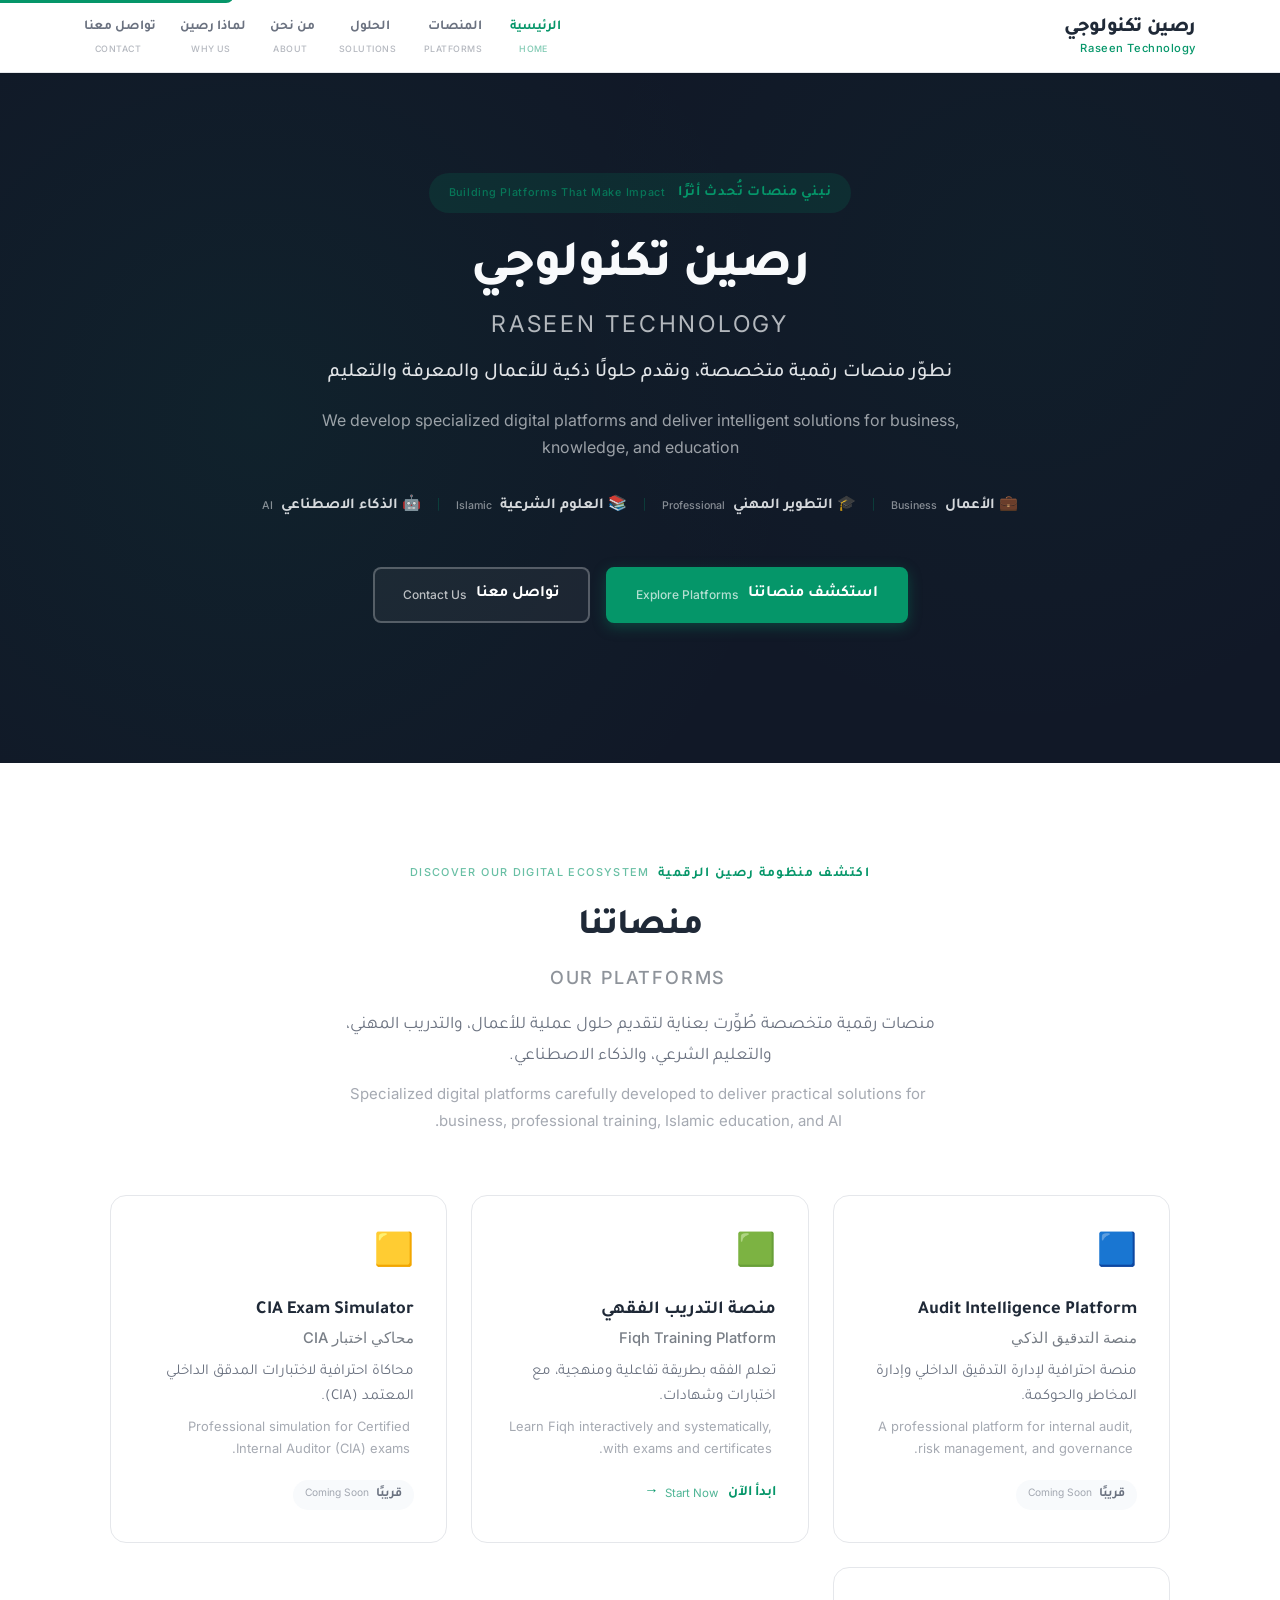
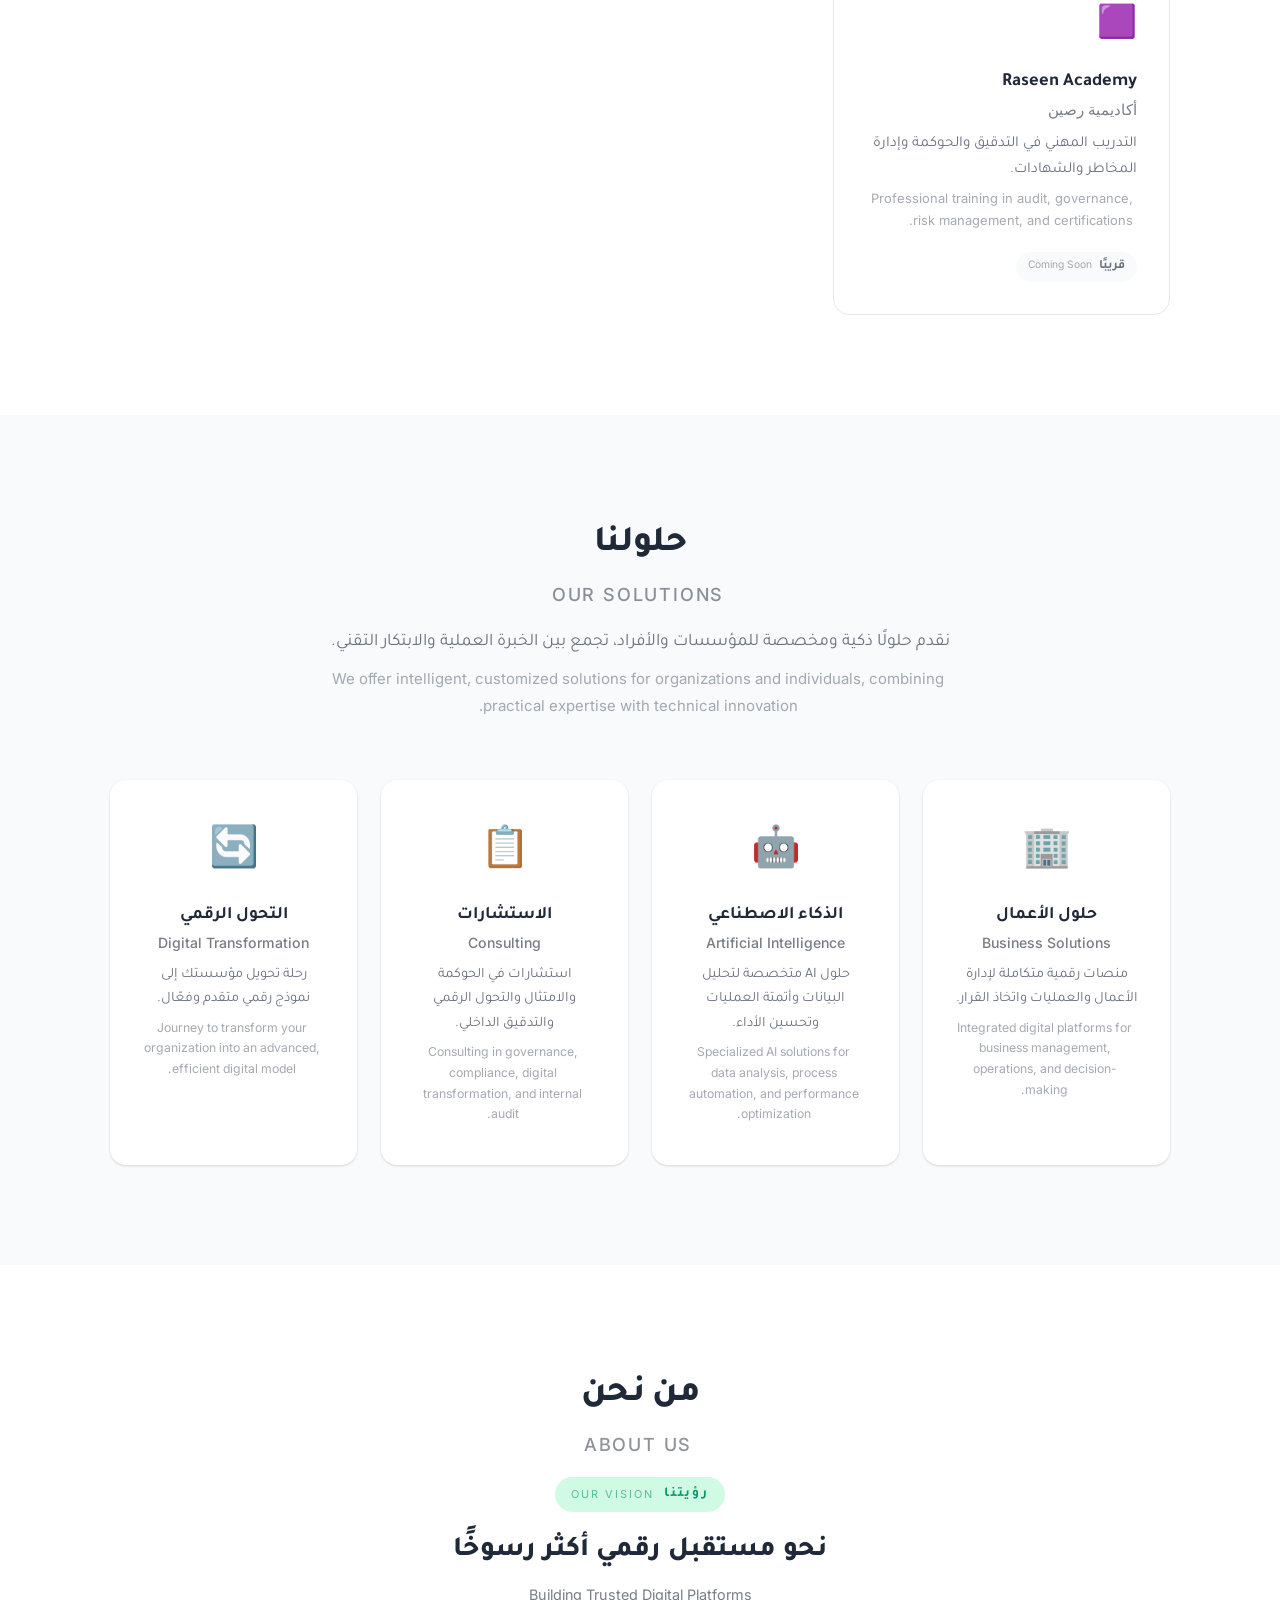
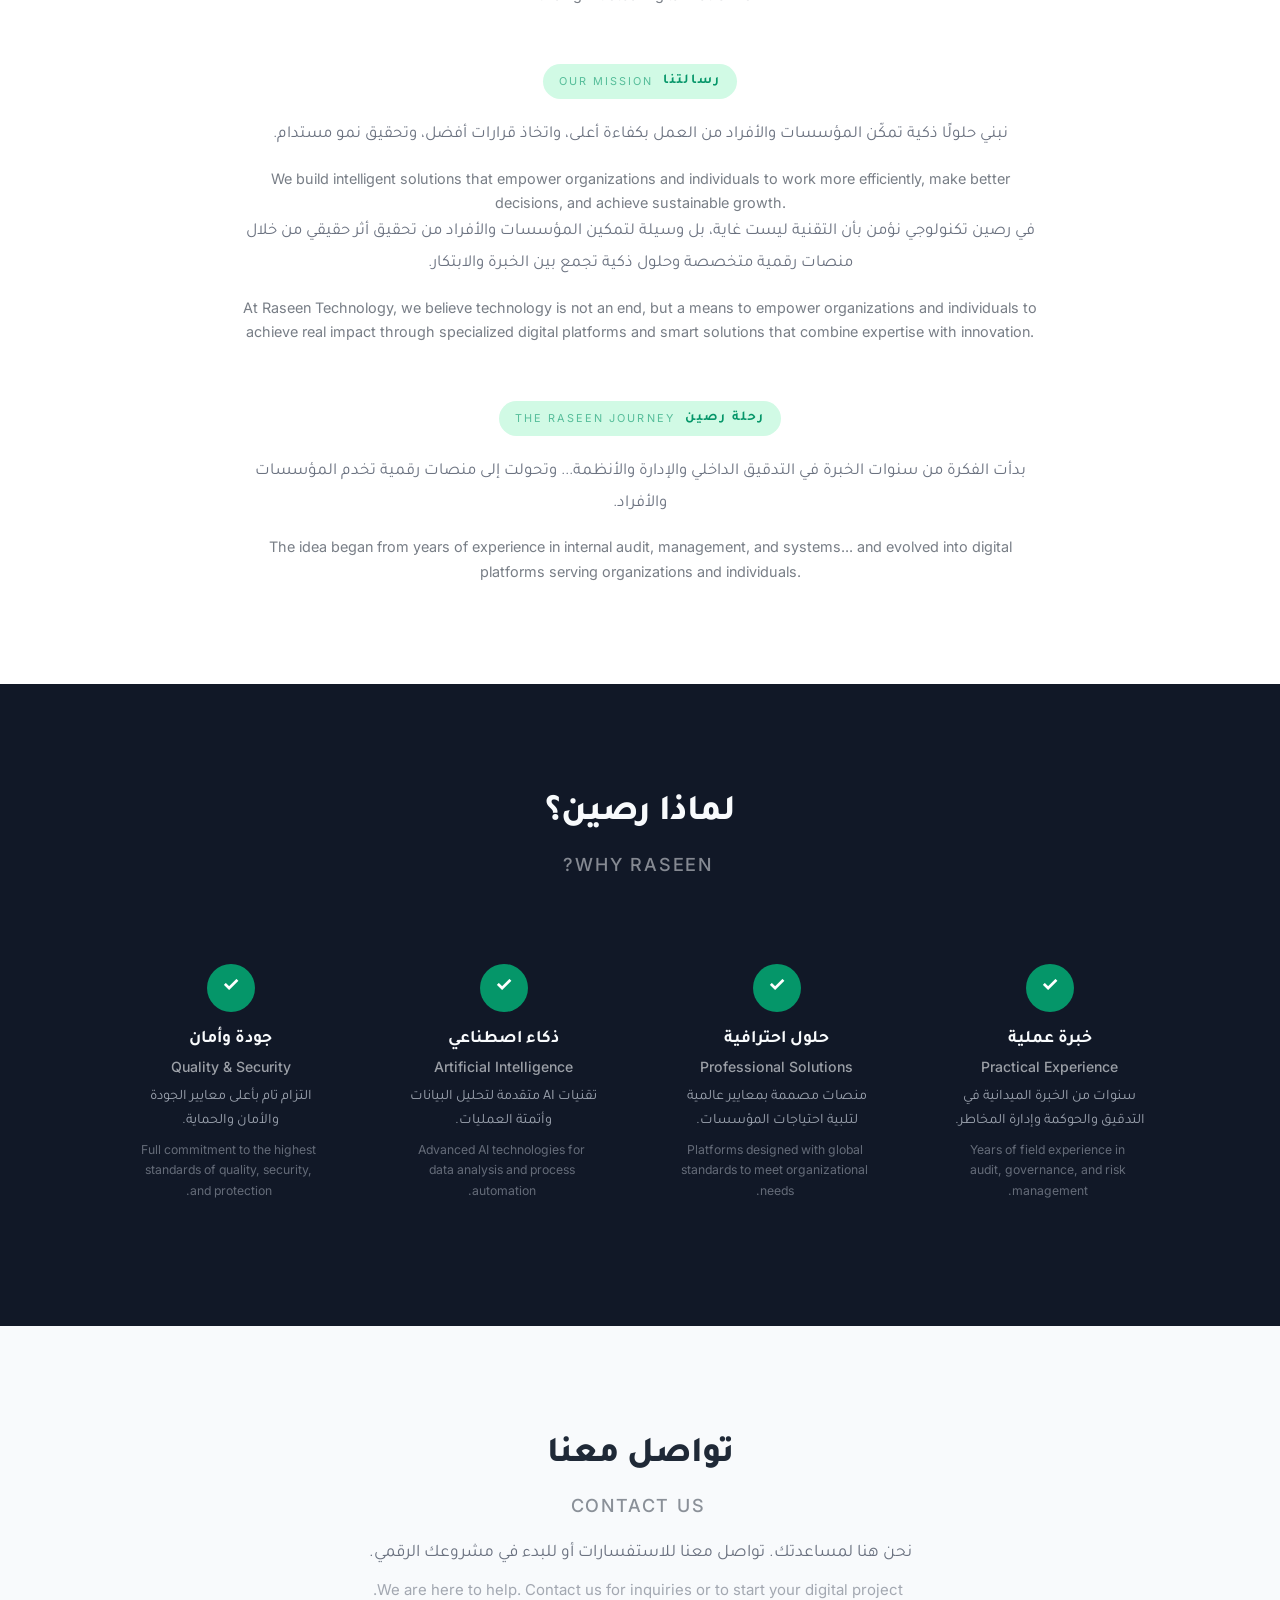
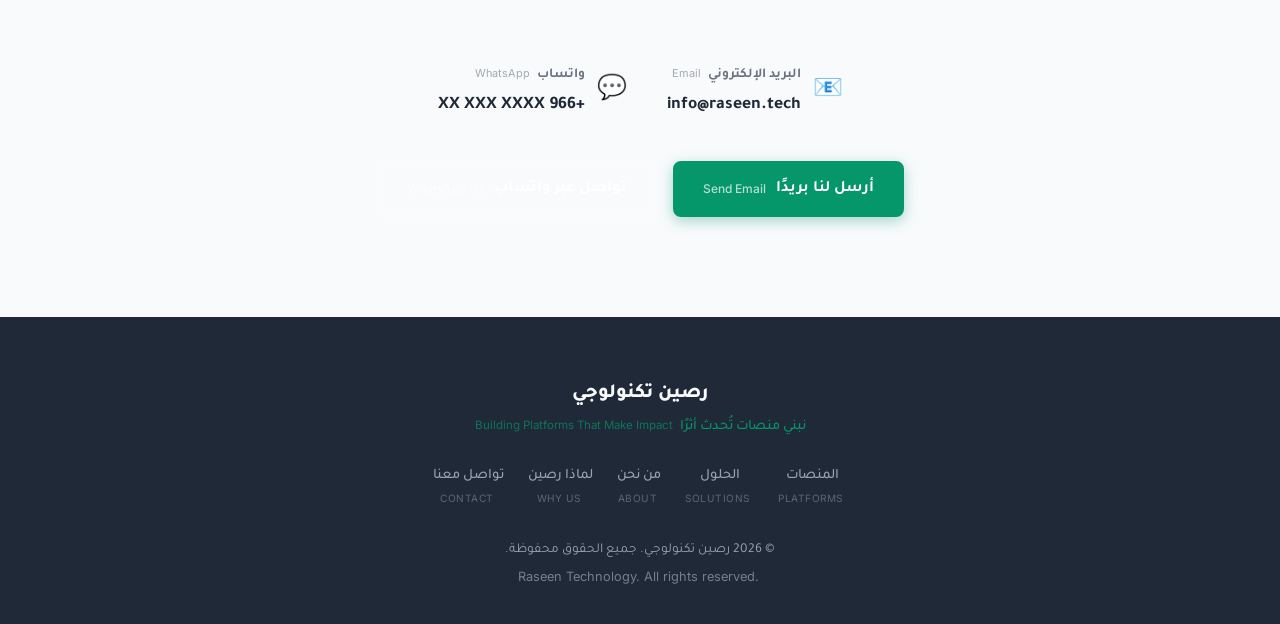
<file: Index.html>
<!DOCTYPE html>
<html lang="ar" dir="rtl">

<head>
    <meta charset="UTF-8">
    <meta name="viewport" content="width=device-width, initial-scale=1.0">
    <title>رصين تكنولوجي | Raseen Technology — نبني منصات تُحدث أثرًا</title>

    <link rel="icon" type="image/png" href="assets/favicon.png">
    <link rel="apple-touch-icon" href="assets/apple-touch-icon.png">

    <meta name="description" content="رصين تكنولوجي — نبني منصات رقمية متخصصة، ونقدم حلولًا ذكية للأعمال والمعرفة والتعليم.">
    <meta name="keywords" content="رصين تكنولوجي, Raseen Technology, منصات رقمية, حلول الأعمال, الحوكمة, التطوير المهني, العلوم الشرعية, الذكاء الاصطناعي">
    <meta name="author" content="Raseen Technology">
    <meta name="robots" content="index, follow">

    <meta property="og:type" content="website">
    <meta property="og:url" content="https://raseencloud.github.io/raseen-technology/">
    <meta property="og:title" content="رصين تكنولوجي | Raseen Technology — نبني منصات تُحدث أثرًا">
    <meta property="og:description" content="نطوّر منصات رقمية متخصصة، ونقدم حلولًا ذكية للأعمال والمعرفة والتعليم.">
    <meta property="og:image" content="https://raseencloud.github.io/raseen-technology/assets/og-image.png">
    <meta property="og:image:width" content="1200">
    <meta property="og:image:height" content="630">
    <meta property="og:locale" content="ar_SA">

    <meta name="twitter:card" content="summary_large_image">
    <meta name="twitter:title" content="رصين تكنولوجي | Raseen Technology">
    <meta name="twitter:description" content="نبني منصات رقمية متخصصة، ونقدم حلولًا ذكية للأعمال والمعرفة والتعليم.">
    <meta name="twitter:image" content="https://raseencloud.github.io/raseen-technology/assets/og-image.png">

    <meta name="theme-color" content="#111827">
    <meta name="msapplication-TileColor" content="#111827">

    <link rel="canonical" href="https://raseencloud.github.io/raseen-technology/">

    <link rel="dns-prefetch" href="https://fonts.googleapis.com">
    <link rel="dns-prefetch" href="https://fonts.gstatic.com">
    <link rel="preconnect" href="https://fonts.googleapis.com">
    <link rel="preconnect" href="https://fonts.gstatic.com" crossorigin>

    <link href="https://fonts.googleapis.com/css2?family=Tajawal:wght@400;500;700;800&family=Inter:wght@300;400;500;600;700;800&display=swap" rel="stylesheet">

    <link rel="stylesheet" href="assets/main.css">

    <script type="application/ld+json">
    {
        "@context": "https://schema.org",
        "@type": "Organization",
        "name": "رصين تكنولوجي",
        "alternateName": "Raseen Technology",
        "url": "https://raseencloud.github.io/raseen-technology/",
        "logo": "https://raseencloud.github.io/raseen-technology/assets/favicon.png",
        "description": "نبني منصات رقمية متخصصة، ونقدم حلولًا ذكية للأعمال والمعرفة والتعليم",
        "sameAs": []
    }
    </script>
<base target="_blank">
</head>

<body>

    <a href="#main-content" class="skip-link">الانتقال إلى المحتوى الرئيسي</a>

    <!-- ═══════════════════════════════════════
         NAVIGATION — Bilingual
         ═══════════════════════════════════════ -->
    <nav class="navbar" role="navigation" aria-label="القائمة الرئيسية">
        <div class="container">
            <div class="logo">
                <a href="#" aria-label="الصفحة الرئيسية - رصين تكنولوجي">
                    رصين تكنولوجي
                    <span>Raseen Technology</span>
                </a>
            </div>
            <div class="nav-links">
                <a href="#" target="_self" aria-current="page">الرئيسية <span class="nav-en">Home</span></a>
                <a href="#platforms" target="_self">المنصات <span class="nav-en">Platforms</span></a>
                <a href="#solutions" target="_self">الحلول <span class="nav-en">Solutions</span></a>
                <a href="#about" target="_self">من نحن <span class="nav-en">About</span></a>
                <a href="#why" target="_self">لماذا رصين <span class="nav-en">Why Us</span></a>
                <a href="#contact" target="_self">تواصل معنا <span class="nav-en">Contact</span></a>
            </div>
        </div>
    </nav>

    <!-- ═══════════════════════════════════════
         HERO — Bilingual
         ═══════════════════════════════════════ -->
    <header class="hero" role="banner">
        <div class="container">
            <p class="hero-tagline">نبني منصات تُحدث أثرًا <span class="tagline-en">Building Platforms That Make Impact</span></p>

            <h1>
                رصين تكنولوجي
                <span>RASEEN TECHNOLOGY</span>
            </h1>

            <p class="subtitle-ar">
                نطوّر منصات رقمية متخصصة، ونقدم حلولًا ذكية للأعمال والمعرفة والتعليم
            </p>

            <p class="subtitle-en" lang="en" dir="ltr">
                We develop specialized digital platforms and deliver intelligent solutions for business, knowledge, and education
            </p>

            <div class="pillars" aria-label="ركائزنا الأربعة">
                <span class="pillar">💼 الأعمال <span class="pillar-en">Business</span></span>
                <span class="pillar-separator">|</span>
                <span class="pillar">🎓 التطوير المهني <span class="pillar-en">Professional</span></span>
                <span class="pillar-separator">|</span>
                <span class="pillar">📚 العلوم الشرعية <span class="pillar-en">Islamic</span></span>
                <span class="pillar-separator">|</span>
                <span class="pillar">🤖 الذكاء الاصطناعي <span class="pillar-en">AI</span></span>
            </div>

            <div class="hero-buttons">
                <a href="#platforms" class="btn btn-primary" target="_self" role="button">استكشف منصاتنا <span class="btn-en">Explore Platforms</span></a>
                <a href="#contact" class="btn btn-secondary" target="_self" role="button">تواصل معنا <span class="btn-en">Contact Us</span></a>
            </div>
        </div>
    </header>

    <main id="main-content">

        <!-- ═══════════════════════════════════════
             منصاتنا — Bilingual
             ═══════════════════════════════════════ -->
        <section id="platforms" class="section section-platforms">
            <div class="container">
                <span class="section-label">اكتشف منظومة رصين الرقمية <span class="label-en">Discover Our Digital Ecosystem</span></span>
                <h2>منصاتنا <span class="h2-en">Our Platforms</span></h2>
                <p class="section-intro">
                    منصات رقمية متخصصة طُوِّرت بعناية لتقديم حلول عملية للأعمال، والتدريب المهني، والتعليم الشرعي، والذكاء الاصطناعي.
                    <span class="intro-en">Specialized digital platforms carefully developed to deliver practical solutions for business, professional training, Islamic education, and AI.</span>
                </p>

                <div class="platforms-grid">
                    <div class="platform-card" data-category="business">
                        <div class="platform-icon">🟦</div>
                        <h3>Audit Intelligence Platform <span class="card-subtitle">منصة التدقيق الذكي</span></h3>
                        <p>منصة احترافية لإدارة التدقيق الداخلي وإدارة المخاطر والحوكمة.
                            <span class="card-en">A professional platform for internal audit, risk management, and governance.</span>
                        </p>
                        <span class="platform-status">قريبًا <span class="status-en">Coming Soon</span></span>
                    </div>

                    <div class="platform-card" data-category="islamic">
                        <div class="platform-icon">🟩</div>
                        <h3>منصة التدريب الفقهي <span class="card-subtitle">Fiqh Training Platform</span></h3>
                        <p>تعلم الفقه بطريقة تفاعلية ومنهجية، مع اختبارات وشهادات.
                            <span class="card-en">Learn Fiqh interactively and systematically, with exams and certificates.</span>
                        </p>
                        <a href="https://raseencloud.github.io/fiqh-tafaqh/" class="platform-link" target="_blank" rel="noopener noreferrer">ابدأ الآن <span class="link-en">Start Now</span> →</a>
                    </div>

                    <div class="platform-card" data-category="professional">
                        <div class="platform-icon">🟨</div>
                        <h3>CIA Exam Simulator <span class="card-subtitle">محاكي اختبار CIA</span></h3>
                        <p>محاكاة احترافية لاختبارات المدقق الداخلي المعتمد (CIA).
                            <span class="card-en">Professional simulation for Certified Internal Auditor (CIA) exams.</span>
                        </p>
                        <span class="platform-status">قريبًا <span class="status-en">Coming Soon</span></span>
                    </div>

                    <div class="platform-card" data-category="professional">
                        <div class="platform-icon">🟪</div>
                        <h3>Raseen Academy <span class="card-subtitle">أكاديمية رصين</span></h3>
                        <p>التدريب المهني في التدقيق والحوكمة وإدارة المخاطر والشهادات.
                            <span class="card-en">Professional training in audit, governance, risk management, and certifications.</span>
                        </p>
                        <span class="platform-status">قريبًا <span class="status-en">Coming Soon</span></span>
                    </div>
                </div>
            </div>
        </section>

        <!-- ═══════════════════════════════════════
             حلولنا — Bilingual
             ═══════════════════════════════════════ -->
        <section id="solutions" class="section section-solutions">
            <div class="container">
                <h2>حلولنا <span class="h2-en">Our Solutions</span></h2>
                <p class="section-intro">
                    نقدم حلولًا ذكية ومخصصة للمؤسسات والأفراد، تجمع بين الخبرة العملية والابتكار التقني.
                    <span class="intro-en">We offer intelligent, customized solutions for organizations and individuals, combining practical expertise with technical innovation.</span>
                </p>

                <div class="solutions-grid">
                    <div class="solution-card">
                        <div class="solution-icon">🏢</div>
                        <h3>حلول الأعمال <span class="card-subtitle">Business Solutions</span></h3>
                        <p>منصات رقمية متكاملة لإدارة الأعمال والعمليات واتخاذ القرار.
                            <span class="card-en">Integrated digital platforms for business management, operations, and decision-making.</span>
                        </p>
                    </div>
                    <div class="solution-card">
                        <div class="solution-icon">🤖</div>
                        <h3>الذكاء الاصطناعي <span class="card-subtitle">Artificial Intelligence</span></h3>
                        <p>حلول AI متخصصة لتحليل البيانات وأتمتة العمليات وتحسين الأداء.
                            <span class="card-en">Specialized AI solutions for data analysis, process automation, and performance optimization.</span>
                        </p>
                    </div>
                    <div class="solution-card">
                        <div class="solution-icon">📋</div>
                        <h3>الاستشارات <span class="card-subtitle">Consulting</span></h3>
                        <p>استشارات في الحوكمة والامتثال والتحول الرقمي والتدقيق الداخلي.
                            <span class="card-en">Consulting in governance, compliance, digital transformation, and internal audit.</span>
                        </p>
                    </div>
                    <div class="solution-card">
                        <div class="solution-icon">🔄</div>
                        <h3>التحول الرقمي <span class="card-subtitle">Digital Transformation</span></h3>
                        <p>رحلة تحويل مؤسستك إلى نموذج رقمي متقدم وفعّال.
                            <span class="card-en">Journey to transform your organization into an advanced, efficient digital model.</span>
                        </p>
                    </div>
                </div>
            </div>
        </section>

        <!-- ═══════════════════════════════════════
             من نحن — Bilingual
             ═══════════════════════════════════════ -->
        <section id="about" class="section section-about">
            <div class="container">
                <h2>من نحن <span class="h2-en">About Us</span></h2>

                <div class="about-content">
                    <div class="about-block">
                        <span class="about-label">رؤيتنا <span class="label-en">Our Vision</span></span>
                        <p class="about-quote">
                            نحو مستقبل رقمي أكثر رسوخًا
                        </p>
                        <p class="about-en" lang="en" dir="ltr">Building Trusted Digital Platforms</p>
                    </div>

                    <div class="about-block">
                        <span class="about-label">رسالتنا <span class="label-en">Our Mission</span></span>
                        <p class="about-text">
                            نبني حلولًا ذكية تمكّن المؤسسات والأفراد من العمل بكفاءة أعلى، واتخاذ قرارات أفضل، وتحقيق نمو مستدام.
                        </p>
                        <p class="about-en" lang="en" dir="ltr">We build intelligent solutions that empower organizations and individuals to work more efficiently, make better decisions, and achieve sustainable growth.</p>
                        <p class="about-text">
                            في رصين تكنولوجي نؤمن بأن التقنية ليست غاية، بل وسيلة لتمكين المؤسسات والأفراد من تحقيق أثر حقيقي من خلال منصات رقمية متخصصة وحلول ذكية تجمع بين الخبرة والابتكار.
                        </p>
                        <p class="about-en" lang="en" dir="ltr">At Raseen Technology, we believe technology is not an end, but a means to empower organizations and individuals to achieve real impact through specialized digital platforms and smart solutions that combine expertise with innovation.</p>
                    </div>

                    <div class="about-block">
                        <span class="about-label">رحلة رصين <span class="label-en">The Raseen Journey</span></span>
                        <p class="about-text">
                            بدأت الفكرة من سنوات الخبرة في التدقيق الداخلي والإدارة والأنظمة... وتحولت إلى منصات رقمية تخدم المؤسسات والأفراد.
                        </p>
                        <p class="about-en" lang="en" dir="ltr">The idea began from years of experience in internal audit, management, and systems... and evolved into digital platforms serving organizations and individuals.</p>
                    </div>
                </div>
            </div>
        </section>

        <!-- ═══════════════════════════════════════
             لماذا رصين — Bilingual
             ═══════════════════════════════════════ -->
        <section id="why" class="section section-why">
            <div class="container">
                <h2>لماذا رصين؟ <span class="h2-en">Why Raseen?</span></h2>

                <div class="why-grid">
                    <div class="why-item">
                        <div class="why-icon">✓</div>
                        <h3>خبرة عملية <span class="card-subtitle">Practical Experience</span></h3>
                        <p>سنوات من الخبرة الميدانية في التدقيق والحوكمة وإدارة المخاطر.
                            <span class="card-en">Years of field experience in audit, governance, and risk management.</span>
                        </p>
                    </div>
                    <div class="why-item">
                        <div class="why-icon">✓</div>
                        <h3>حلول احترافية <span class="card-subtitle">Professional Solutions</span></h3>
                        <p>منصات مصممة بمعايير عالمية لتلبية احتياجات المؤسسات.
                            <span class="card-en">Platforms designed with global standards to meet organizational needs.</span>
                        </p>
                    </div>
                    <div class="why-item">
                        <div class="why-icon">✓</div>
                        <h3>ذكاء اصطناعي <span class="card-subtitle">Artificial Intelligence</span></h3>
                        <p>تقنيات AI متقدمة لتحليل البيانات وأتمتة العمليات.
                            <span class="card-en">Advanced AI technologies for data analysis and process automation.</span>
                        </p>
                    </div>
                    <div class="why-item">
                        <div class="why-icon">✓</div>
                        <h3>جودة وأمان <span class="card-subtitle">Quality & Security</span></h3>
                        <p>التزام تام بأعلى معايير الجودة والأمان والحماية.
                            <span class="card-en">Full commitment to the highest standards of quality, security, and protection.</span>
                        </p>
                    </div>
                </div>
            </div>
        </section>

        <!-- ═══════════════════════════════════════
             تواصل معنا — Bilingual
             ═══════════════════════════════════════ -->
        <section id="contact" class="section section-contact">
            <div class="container">
                <h2>تواصل معنا <span class="h2-en">Contact Us</span></h2>
                <p class="section-intro">
                    نحن هنا لمساعدتك. تواصل معنا للاستفسارات أو للبدء في مشروعك الرقمي.
                    <span class="intro-en">We are here to help. Contact us for inquiries or to start your digital project.</span>
                </p>

                <div class="contact-info">
                    <div class="contact-item">
                        <span class="contact-icon">📧</span>
                        <div>
                            <span class="contact-label">البريد الإلكتروني <span class="label-en">Email</span></span>
                            <a href="mailto:info@raseen.tech">info@raseen.tech</a>
                        </div>
                    </div>
                    <div class="contact-item">
                        <span class="contact-icon">💬</span>
                        <div>
                            <span class="contact-label">واتساب <span class="label-en">WhatsApp</span></span>
                            <a href="https://wa.me/966XXXXXXXXX" target="_blank" rel="noopener noreferrer">+966 XX XXX XXXX</a>
                        </div>
                    </div>
                </div>

                <div class="contact-buttons">
                    <a href="mailto:info@raseen.tech" class="btn btn-primary" target="_self">أرسل لنا بريدًا <span class="btn-en">Send Email</span></a>
                    <a href="https://wa.me/966XXXXXXXXX" class="btn btn-secondary" target="_blank" rel="noopener noreferrer">تواصل عبر واتساب <span class="btn-en">WhatsApp Us</span></a>
                </div>
            </div>
        </section>

    </main>

    <!-- ═══════════════════════════════════════
         FOOTER — Bilingual
         ═══════════════════════════════════════ -->
    <footer class="footer" role="contentinfo">
        <div class="container">
            <div class="footer-brand">
                <p class="footer-name">رصين تكنولوجي</p>
                <p class="footer-tagline">نبني منصات تُحدث أثرًا <span class="tagline-en">Building Platforms That Make Impact</span></p>
            </div>
            <div class="footer-links">
                <a href="#platforms" target="_self">المنصات <span class="footer-en">Platforms</span></a>
                <a href="#solutions" target="_self">الحلول <span class="footer-en">Solutions</span></a>
                <a href="#about" target="_self">من نحن <span class="footer-en">About</span></a>
                <a href="#why" target="_self">لماذا رصين <span class="footer-en">Why Us</span></a>
                <a href="#contact" target="_self">تواصل معنا <span class="footer-en">Contact</span></a>
            </div>
            <p class="footer-copyright">© 2026 رصين تكنولوجي. جميع الحقوق محفوظة.</p>
            <p class="footer-en" lang="en" dir="ltr">Raseen Technology. All rights reserved.</p>
        </div>
    </footer>

</body>

</html>
</file>
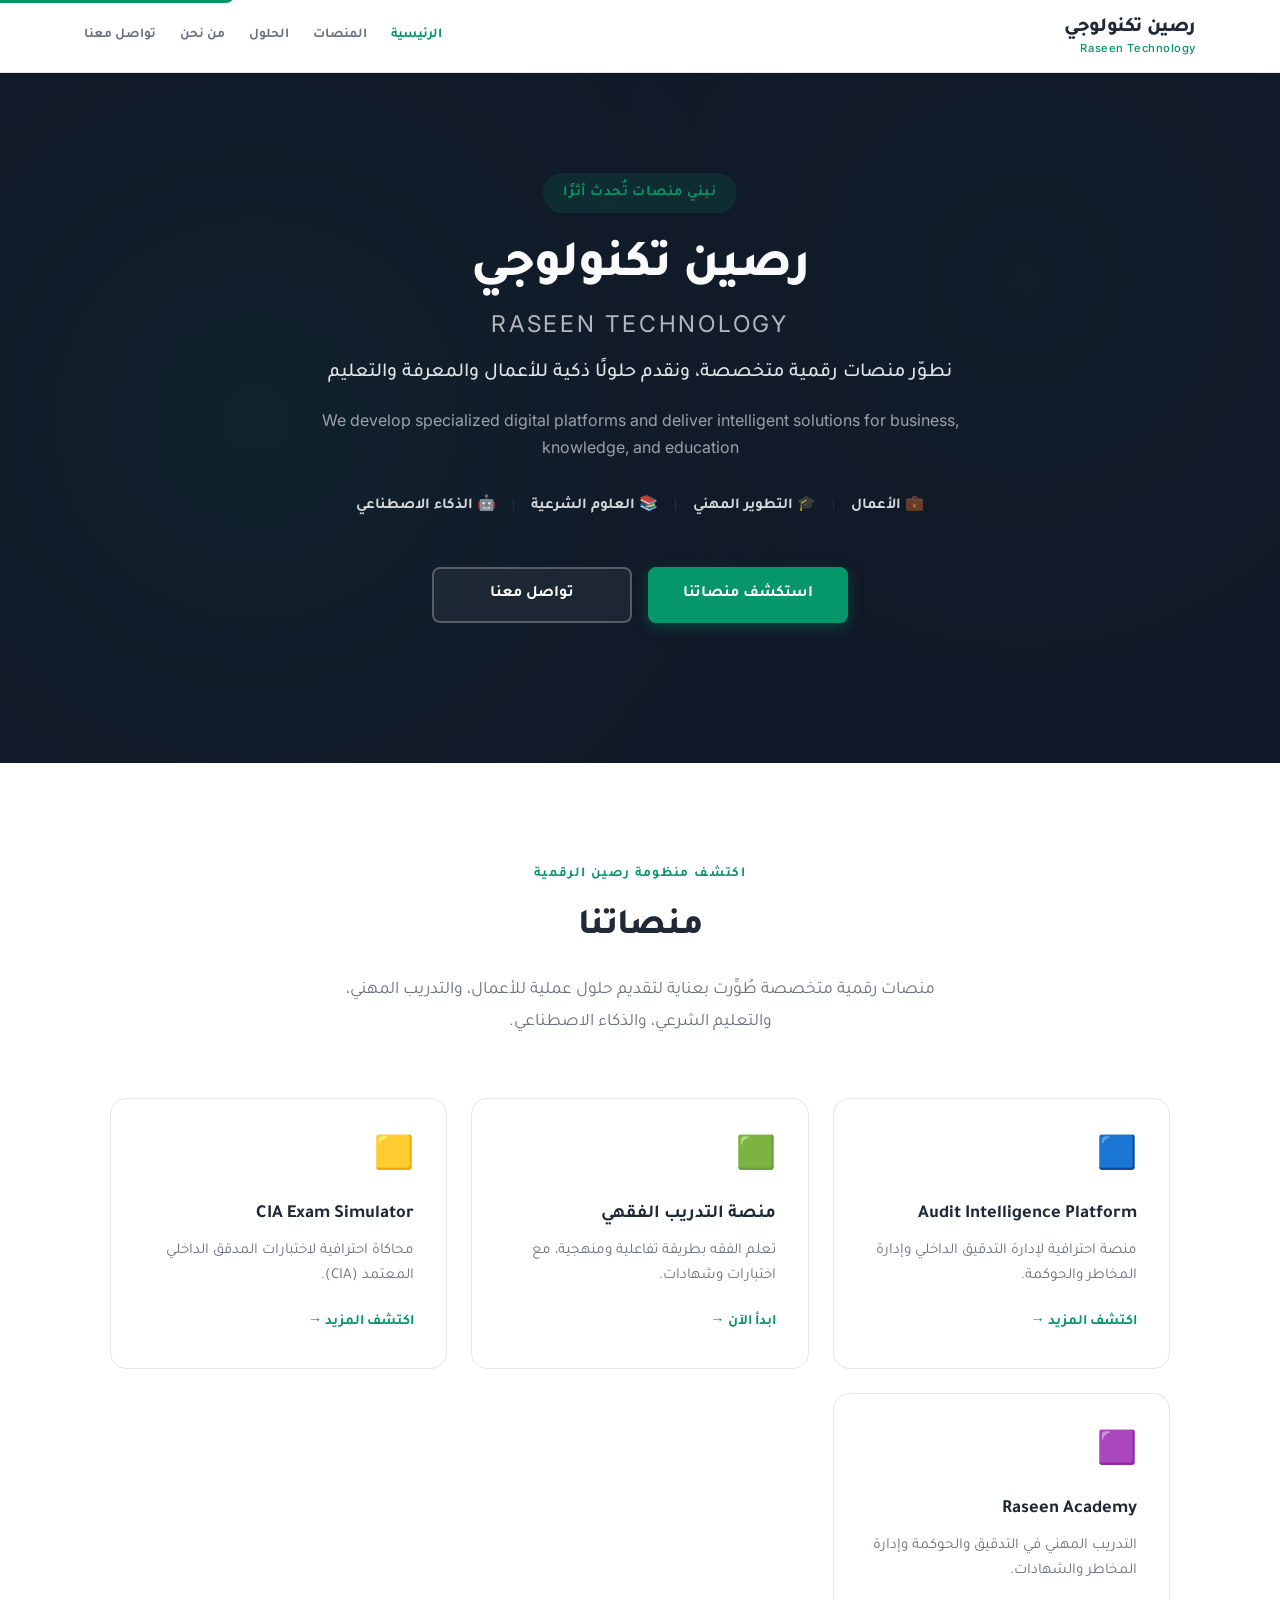
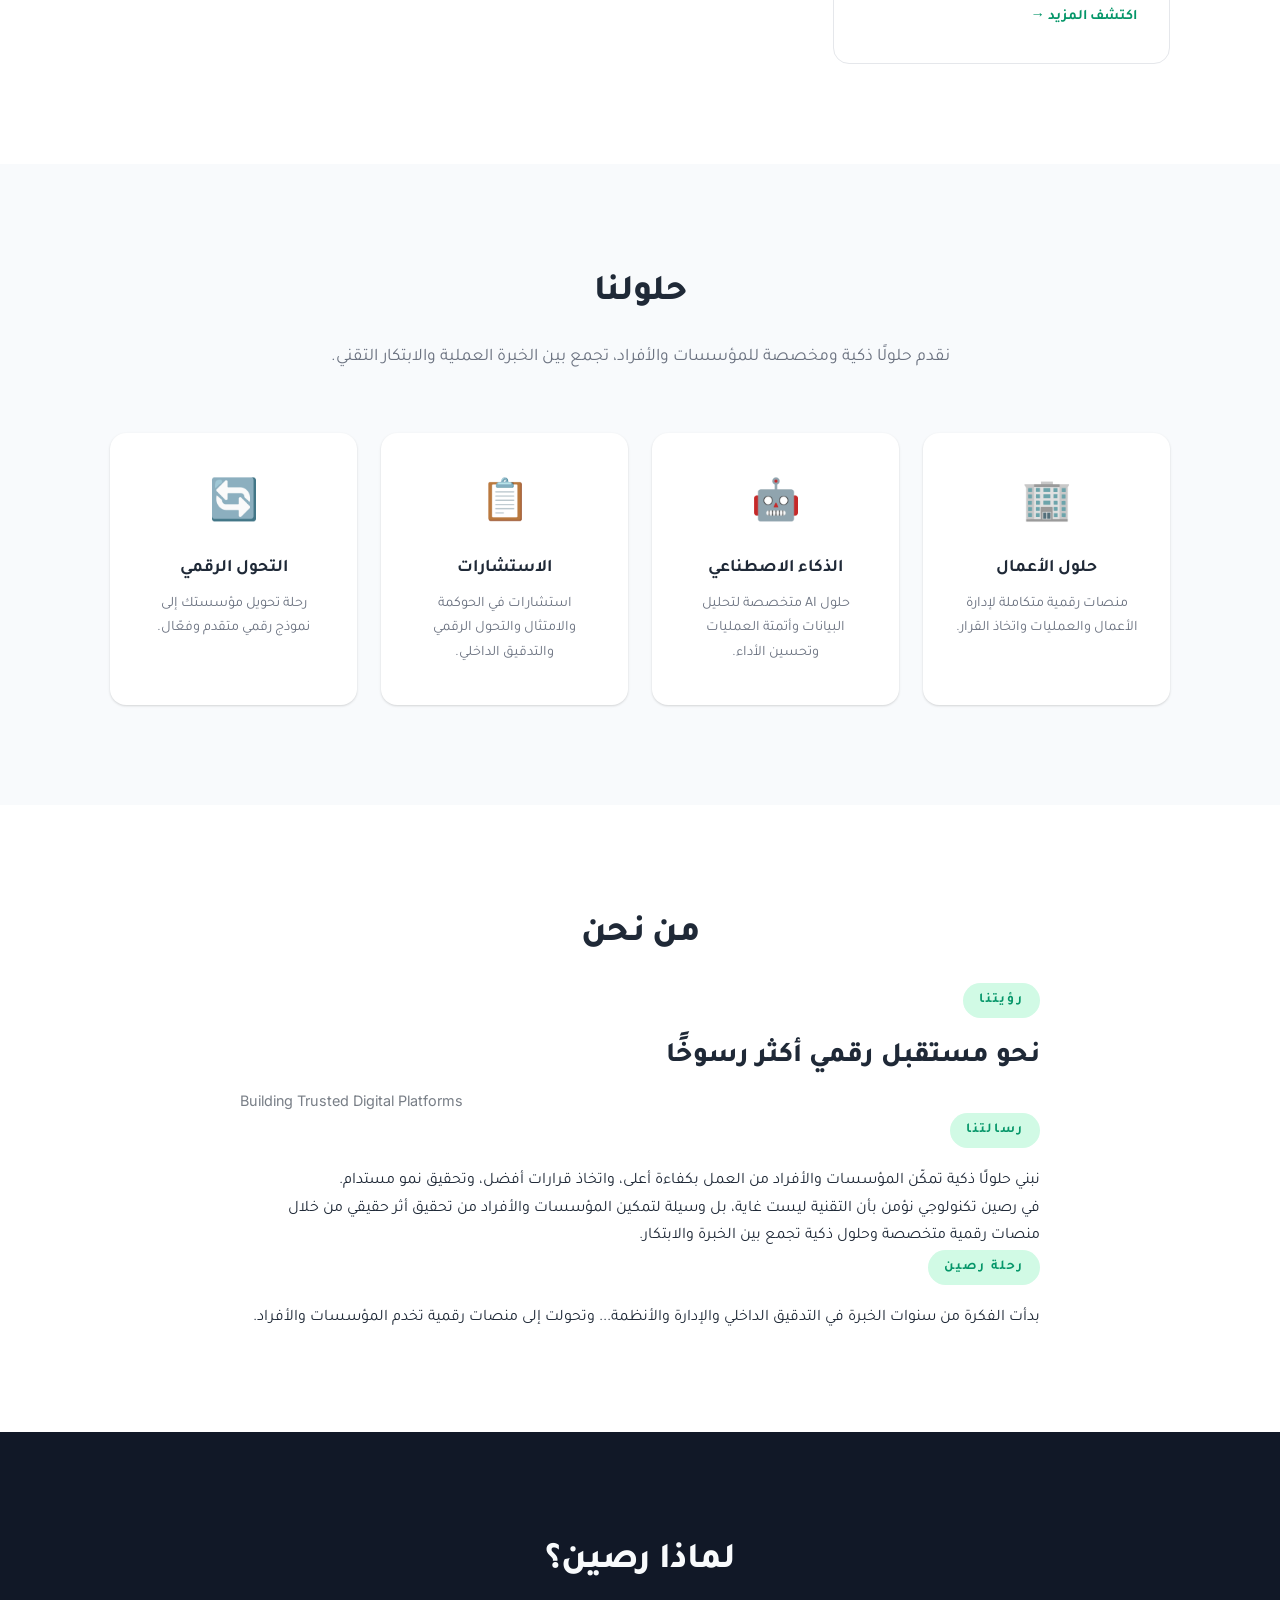
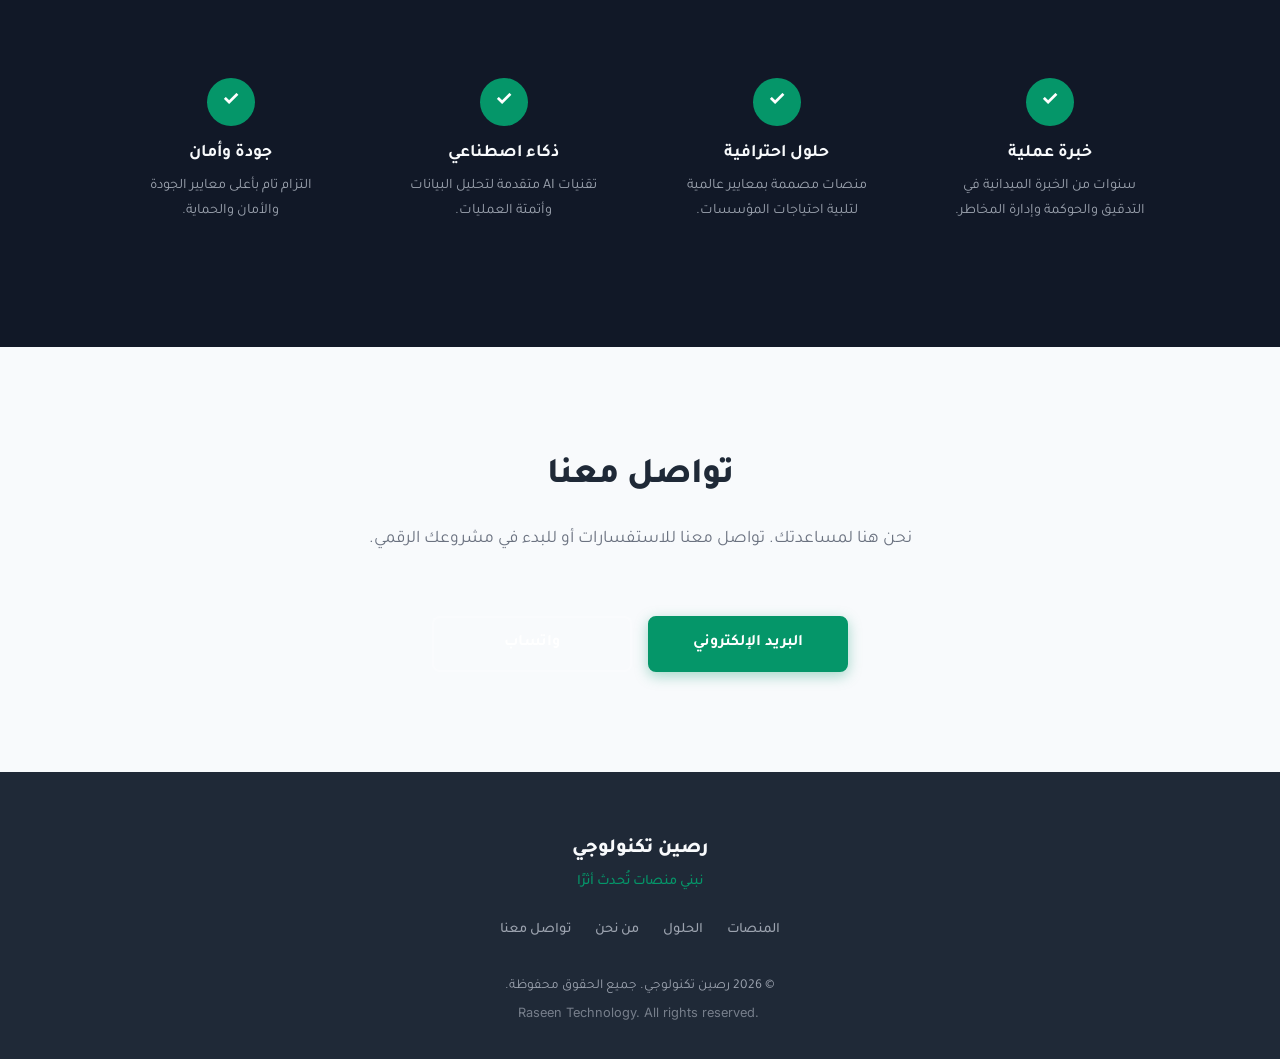
<file: index-old.html>
<!DOCTYPE html>
<html lang="ar" dir="rtl">

<head>
    <meta charset="UTF-8">
    <meta name="viewport" content="width=device-width, initial-scale=1.0">
    <title>رصين تكنولوجي | Raseen Technology — نبني منصات تُحدث أثرًا</title>

    <!-- Favicon -->
    <link rel="icon" type="image/png" href="assets/favicon.png">
    <link rel="apple-touch-icon" href="assets/apple-touch-icon.png">

    <!-- Meta Description for SEO -->
    <meta name="description" content="رصين تكنولوجي — نبني منصات رقمية متخصصة، ونقدم حلولًا ذكية للأعمال والمعرفة والتعليم. منصات التدقيق الداخلي، التدريب الفقهي، CIA Exam Simulator، وحلول الذكاء الاصطناعي.">
    <meta name="keywords" content="رصين تكنولوجي, Raseen Technology, منصات رقمية, حلول الأعمال, الحوكمة, التطوير المهني, العلوم الشرعية, الذكاء الاصطناعي, تدقيق داخلي, CIA, تدريب فقهي">
    <meta name="author" content="Raseen Technology">
    <meta name="robots" content="index, follow">

    <!-- Open Graph / Social Media -->
    <meta property="og:type" content="website">
    <meta property="og:url" content="https://raseencloud.github.io/raseen-technology/">
    <meta property="og:title" content="رصين تكنولوجي | Raseen Technology — نبني منصات تُحدث أثرًا">
    <meta property="og:description" content="نطوّر منصات رقمية متخصصة، ونقدم حلولًا ذكية للأعمال والمعرفة والتعليم.">
    <meta property="og:image" content="https://raseencloud.github.io/raseen-technology/assets/og-image.png">
    <meta property="og:image:width" content="1200">
    <meta property="og:image:height" content="630">
    <meta property="og:locale" content="ar_SA">

    <!-- Twitter Card -->
    <meta name="twitter:card" content="summary_large_image">
    <meta name="twitter:title" content="رصين تكنولوجي | Raseen Technology">
    <meta name="twitter:description" content="نبني منصات رقمية متخصصة، ونقدم حلولًا ذكية للأعمال والمعرفة والتعليم.">
    <meta name="twitter:image" content="https://raseencloud.github.io/raseen-technology/assets/og-image.png">

    <!-- Theme Color -->
    <meta name="theme-color" content="#111827">
    <meta name="msapplication-TileColor" content="#111827">

    <!-- Canonical URL -->
    <link rel="canonical" href="https://raseencloud.github.io/raseen-technology/">

    <!-- Performance -->
    <link rel="dns-prefetch" href="https://fonts.googleapis.com">
    <link rel="dns-prefetch" href="https://fonts.gstatic.com">
    <link rel="preconnect" href="https://fonts.googleapis.com">
    <link rel="preconnect" href="https://fonts.gstatic.com" crossorigin>

    <!-- Google Fonts: Tajawal + Inter -->
    <link href="https://fonts.googleapis.com/css2?family=Tajawal:wght@400;500;700;800&family=Inter:wght@300;400;500;600;700;800&display=swap" rel="stylesheet">

    <!-- Stylesheet -->
    <link rel="stylesheet" href="assets/main.css">

    <!-- Schema.org JSON-LD -->
    <script type="application/ld+json">
    {
        "@context": "https://schema.org",
        "@type": "Organization",
        "name": "رصين تكنولوجي",
        "alternateName": "Raseen Technology",
        "url": "https://raseencloud.github.io/raseen-technology/",
        "logo": "https://raseencloud.github.io/raseen-technology/assets/favicon.png",
        "description": "نبني منصات رقمية متخصصة، ونقدم حلولًا ذكية للأعمال والمعرفة والتعليم",
        "sameAs": []
    }
    </script>
<base target="_blank">
</head>

<body>

    <!-- Skip Link -->
    <a href="#main-content" class="skip-link">الانتقال إلى المحتوى الرئيسي</a>

    <!-- ═══════════════════════════════════════
         NAVIGATION
         ═══════════════════════════════════════ -->
    <nav class="navbar" role="navigation" aria-label="القائمة الرئيسية">
        <div class="container">
            <div class="logo">
                <a href="#" aria-label="الصفحة الرئيسية - رصين تكنولوجي">
                    رصين تكنولوجي
                    <span>Raseen Technology</span>
                </a>
            </div>
            <div class="nav-links">
                <a href="#" target="_self" aria-current="page">الرئيسية</a>
                <a href="#platforms" target="_self">المنصات</a>
                <a href="#solutions" target="_self">الحلول</a>
                <a href="#about" target="_self">من نحن</a>
                <a href="#contact" target="_self">تواصل معنا</a>
            </div>
        </div>
    </nav>

    <!-- ═══════════════════════════════════════
         HERO SECTION
         ═══════════════════════════════════════ -->
    <header class="hero" role="banner">
        <div class="container">
            <p class="hero-tagline">نبني منصات تُحدث أثرًا</p>

            <h1>
                رصين تكنولوجي
                <span>Raseen Technology</span>
            </h1>

            <p class="subtitle-ar">
                نطوّر منصات رقمية متخصصة، ونقدم حلولًا ذكية للأعمال والمعرفة والتعليم
            </p>

            <p class="subtitle-en" lang="en" dir="ltr">
                We develop specialized digital platforms and deliver intelligent solutions for business, knowledge, and education
            </p>

            <div class="pillars" aria-label="ركائزنا الأربعة">
                <span class="pillar">💼 الأعمال</span>
                <span class="pillar-separator">|</span>
                <span class="pillar">🎓 التطوير المهني</span>
                <span class="pillar-separator">|</span>
                <span class="pillar">📚 العلوم الشرعية</span>
                <span class="pillar-separator">|</span>
                <span class="pillar">🤖 الذكاء الاصطناعي</span>
            </div>

            <div class="hero-buttons">
                <a href="#platforms" class="btn btn-primary" target="_self" role="button">استكشف منصاتنا</a>
                <a href="#contact" class="btn btn-secondary" target="_self" role="button">تواصل معنا</a>
            </div>
        </div>
    </header>

    <main id="main-content">

        <!-- ═══════════════════════════════════════
             SECTION: منصاتنا (PLATFORMS) — الأولوية القصوى
             ═══════════════════════════════════════ -->
        <section id="platforms" class="section section-platforms">
            <div class="container">
                <span class="section-label">اكتشف منظومة رصين الرقمية</span>
                <h2>منصاتنا</h2>
                <p class="section-intro">
                    منصات رقمية متخصصة طُوِّرت بعناية لتقديم حلول عملية للأعمال، والتدريب المهني، والتعليم الشرعي، والذكاء الاصطناعي.
                </p>

                <div class="platforms-grid">
                    <!-- Platform 1: Audit Intelligence -->
                    <div class="platform-card" data-category="business">
                        <div class="platform-icon">🟦</div>
                        <h3>Audit Intelligence Platform</h3>
                        <p>منصة احترافية لإدارة التدقيق الداخلي وإدارة المخاطر والحوكمة.</p>
                        <a href="#" class="platform-link">اكتشف المزيد →</a>
                    </div>

                    <!-- Platform 2: Fiqh Training -->
                    <div class="platform-card" data-category="islamic">
                        <div class="platform-icon">🟩</div>
                        <h3>منصة التدريب الفقهي</h3>
                        <p>تعلم الفقه بطريقة تفاعلية ومنهجية، مع اختبارات وشهادات.</p>
                        <a href="https://raseencloud.github.io/fiqh-tafaqh/" class="platform-link" target="_blank" rel="noopener noreferrer">ابدأ الآن →</a>
                    </div>

                    <!-- Platform 3: CIA Exam Simulator -->
                    <div class="platform-card" data-category="professional">
                        <div class="platform-icon">🟨</div>
                        <h3>CIA Exam Simulator</h3>
                        <p>محاكاة احترافية لاختبارات المدقق الداخلي المعتمد (CIA).</p>
                        <a href="#" class="platform-link">اكتشف المزيد →</a>
                    </div>

                    <!-- Platform 4: Raseen Academy -->
                    <div class="platform-card" data-category="professional">
                        <div class="platform-icon">🟪</div>
                        <h3>Raseen Academy</h3>
                        <p>التدريب المهني في التدقيق والحوكمة وإدارة المخاطر والشهادات.</p>
                        <a href="#" class="platform-link">اكتشف المزيد →</a>
                    </div>
                </div>
            </div>
        </section>

        <!-- ═══════════════════════════════════════
             SECTION: حلولنا (SOLUTIONS)
             ═══════════════════════════════════════ -->
        <section id="solutions" class="section section-solutions">
            <div class="container">
                <h2>حلولنا</h2>
                <p class="section-intro">
                    نقدم حلولًا ذكية ومخصصة للمؤسسات والأفراد، تجمع بين الخبرة العملية والابتكار التقني.
                </p>

                <div class="solutions-grid">
                    <div class="solution-card">
                        <div class="solution-icon">🏢</div>
                        <h3>حلول الأعمال</h3>
                        <p>منصات رقمية متكاملة لإدارة الأعمال والعمليات واتخاذ القرار.</p>
                    </div>
                    <div class="solution-card">
                        <div class="solution-icon">🤖</div>
                        <h3>الذكاء الاصطناعي</h3>
                        <p>حلول AI متخصصة لتحليل البيانات وأتمتة العمليات وتحسين الأداء.</p>
                    </div>
                    <div class="solution-card">
                        <div class="solution-icon">📋</div>
                        <h3>الاستشارات</h3>
                        <p>استشارات في الحوكمة والامتثال والتحول الرقمي والتدقيق الداخلي.</p>
                    </div>
                    <div class="solution-card">
                        <div class="solution-icon">🔄</div>
                        <h3>التحول الرقمي</h3>
                        <p>رحلة تحويل مؤسستك إلى نموذج رقمي متقدم وفعّال.</p>
                    </div>
                </div>
            </div>
        </section>

        <!-- ═══════════════════════════════════════
             SECTION: من نحن (ABOUT)
             ═══════════════════════════════════════ -->
        <section id="about" class="section section-about">
            <div class="container">
                <h2>من نحن</h2>

                <div class="about-content">
                    <div class="about-vision">
                        <span class="about-label">رؤيتنا</span>
                        <p class="about-quote">
                            نحو مستقبل رقمي أكثر رسوخًا
                        </p>
                        <p class="about-en" lang="en" dir="ltr">Building Trusted Digital Platforms</p>
                    </div>

                    <div class="about-mission">
                        <span class="about-label">رسالتنا</span>
                        <p>
                            نبني حلولًا ذكية تمكّن المؤسسات والأفراد من العمل بكفاءة أعلى، واتخاذ قرارات أفضل، وتحقيق نمو مستدام.
                        </p>
                        <p>
                            في رصين تكنولوجي نؤمن بأن التقنية ليست غاية، بل وسيلة لتمكين المؤسسات والأفراد من تحقيق أثر حقيقي من خلال منصات رقمية متخصصة وحلول ذكية تجمع بين الخبرة والابتكار.
                        </p>
                    </div>

                    <div class="about-journey">
                        <span class="about-label">رحلة رصين</span>
                        <p>
                            بدأت الفكرة من سنوات الخبرة في التدقيق الداخلي والإدارة والأنظمة... وتحولت إلى منصات رقمية تخدم المؤسسات والأفراد.
                        </p>
                    </div>
                </div>
            </div>
        </section>

        <!-- ═══════════════════════════════════════
             SECTION: لماذا رصين (WHY RASEEN)
             ═══════════════════════════════════════ -->
        <section id="why" class="section section-why">
            <div class="container">
                <h2>لماذا رصين؟</h2>

                <div class="why-grid">
                    <div class="why-item">
                        <div class="why-icon">✓</div>
                        <h3>خبرة عملية</h3>
                        <p>سنوات من الخبرة الميدانية في التدقيق والحوكمة وإدارة المخاطر.</p>
                    </div>
                    <div class="why-item">
                        <div class="why-icon">✓</div>
                        <h3>حلول احترافية</h3>
                        <p>منصات مصممة بمعايير عالمية لتلبية احتياجات المؤسسات.</p>
                    </div>
                    <div class="why-item">
                        <div class="why-icon">✓</div>
                        <h3>ذكاء اصطناعي</h3>
                        <p>تقنيات AI متقدمة لتحليل البيانات وأتمتة العمليات.</p>
                    </div>
                    <div class="why-item">
                        <div class="why-icon">✓</div>
                        <h3>جودة وأمان</h3>
                        <p>التزام تام بأعلى معايير الجودة والأمان والحماية.</p>
                    </div>
                </div>
            </div>
        </section>

        <!-- ═══════════════════════════════════════
             SECTION: تواصل معنا (CONTACT)
             ═══════════════════════════════════════ -->
        <section id="contact" class="section section-contact">
            <div class="container">
                <h2>تواصل معنا</h2>
                <p class="section-intro">
                    نحن هنا لمساعدتك. تواصل معنا للاستفسارات أو للبدء في مشروعك الرقمي.
                </p>
                <div class="contact-buttons">
                    <a href="mailto:info@raseen.tech" class="btn btn-primary" target="_self">البريد الإلكتروني</a>
                    <a href="https://wa.me/966XXXXXXXXX" class="btn btn-secondary" target="_blank" rel="noopener noreferrer">واتساب</a>
                </div>
            </div>
        </section>

    </main>

    <!-- ═══════════════════════════════════════
         FOOTER
         ═══════════════════════════════════════ -->
    <footer class="footer" role="contentinfo">
        <div class="container">
            <div class="footer-brand">
                <p class="footer-name">رصين تكنولوجي</p>
                <p class="footer-tagline">نبني منصات تُحدث أثرًا</p>
            </div>
            <div class="footer-links">
                <a href="#platforms" target="_self">المنصات</a>
                <a href="#solutions" target="_self">الحلول</a>
                <a href="#about" target="_self">من نحن</a>
                <a href="#contact" target="_self">تواصل معنا</a>
            </div>
            <p class="footer-copyright">© 2026 رصين تكنولوجي. جميع الحقوق محفوظة.</p>
            <p class="footer-en" lang="en" dir="ltr">Raseen Technology. All rights reserved.</p>
        </div>
    </footer>

</body>

</html>
</file>
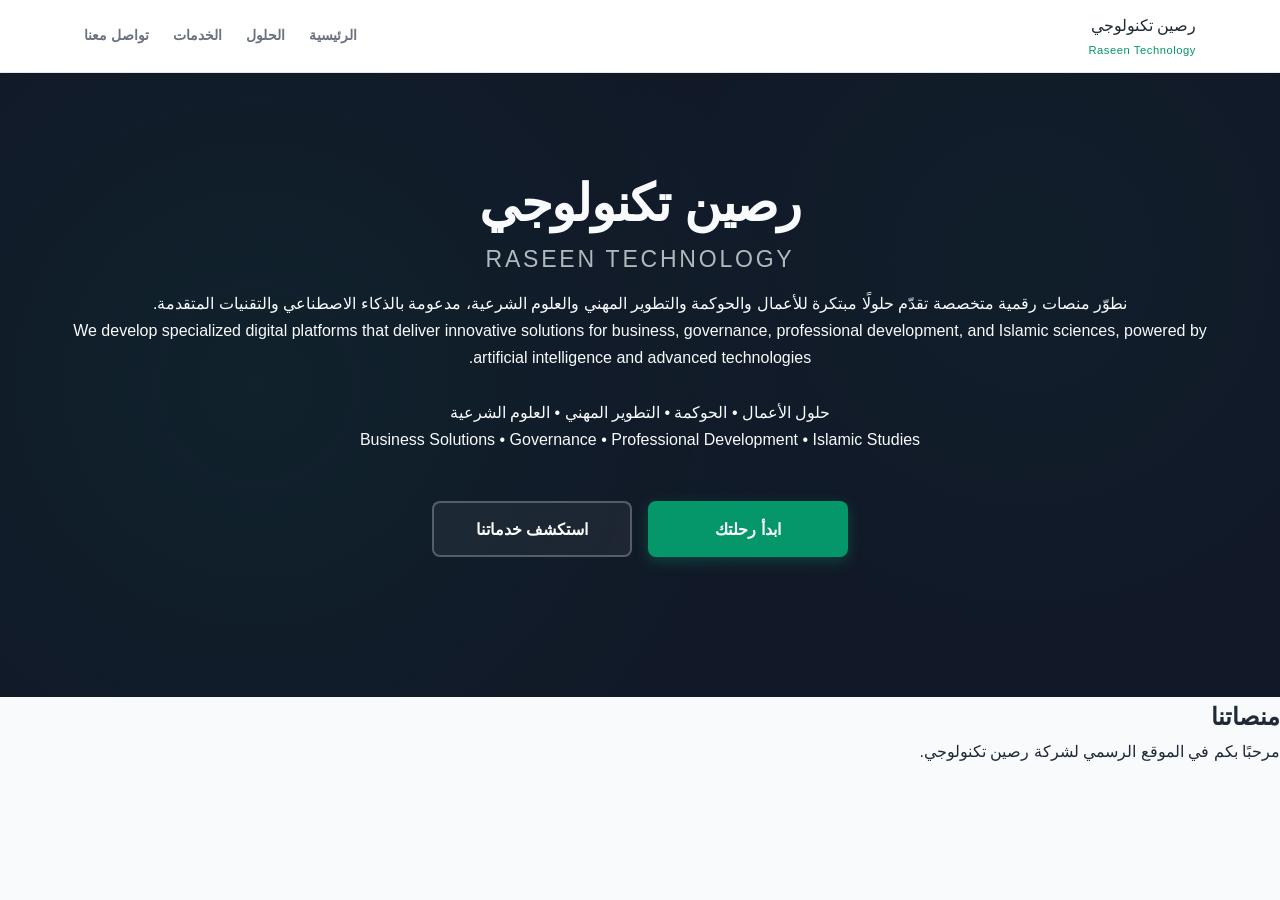
<file: index2.html>
<!DOCTYPE html>
<html lang="ar" dir="rtl">

<head>
    <meta charset="UTF-8">
    <meta name="viewport" content="width=device-width, initial-scale=1.0">
    <title>رصين تكنولوجي | Raseen Technology</title>

    <link rel="stylesheet" href="assets/main.css">
</head>

<body>

    <!-- Navigation Header -->
    <nav class="navbar">
        <div class="container">
            <div class="logo">
                رصين تكنولوجي
                <span>Raseen Technology</span>
            </div>

            <div class="nav-links">
                <a href="#">الرئيسية</a>
                <a href="#">الحلول</a>
                <a href="#">الخدمات</a>
                <a href="#">تواصل معنا</a>
            </div>
        </div>
    </nav>


    <!-- Hero Section -->
    <header class="hero">
        <div class="container">
            <h1>
                رصين تكنولوجي
                <br>
                <span>Raseen Technology</span>
            </h1>

           <p>
    نطوّر منصات رقمية متخصصة تقدّم حلولًا مبتكرة للأعمال والحوكمة والتطوير المهني والعلوم الشرعية، مدعومة بالذكاء الاصطناعي والتقنيات المتقدمة.
       <br>
     We develop specialized digital platforms that deliver innovative solutions for business, governance, 
   professional development, and Islamic sciences, powered by artificial intelligence and advanced technologies. 

    <br><br>

    حلول الأعمال • الحوكمة • التطوير المهني • العلوم الشرعية

    <br>

    Business Solutions • Governance • Professional Development • Islamic Studies
</p>
            
            <div class="hero-buttons">
    <a href="#" class="btn btn-primary">ابدأ رحلتك</a>
    <a href="#" class="btn btn-secondary">استكشف خدماتنا</a>
</div>
        </div>
    </header>

    <main>

        <h2>منصاتنا</h2>
             

        <p>
            مرحبًا بكم في الموقع الرسمي لشركة رصين تكنولوجي.
        </p>

    </main>


</body>

</html>
</file>
<file: assets/main.css>
/* ============================================
   RASEEN TECHNOLOGY — BILINGUAL STYLESHEET
   v4.0 — Arabic/English Complete
   ============================================ */

:root {
    --bg-primary: #111827;
    --bg-secondary: #1f2937;
    --bg-light: #f8fafc;
    --bg-white: #ffffff;
    --text-primary: #f8fafc;
    --text-secondary: #9ca3af;
    --text-dark: #1f2937;
    --text-muted: #6b7280;
    --accent-color: #059669;
    --accent-hover: #047857;
    --accent-light: #d1fae5;
    --border-color: #e5e7eb;
    --card-bg: #ffffff;
    --card-shadow: 0 1px 3px rgba(0,0,0,0.1), 0 1px 2px rgba(0,0,0,0.06);
    --card-shadow-hover: 0 10px 25px -5px rgba(0,0,0,0.1), 0 8px 10px -6px rgba(0,0,0,0.05);
    --font-size-hero: 3.2rem;
    --font-size-hero-mobile: 2.2rem;
    --transition: all 0.3s cubic-bezier(0.4, 0, 0.2, 1);
    --radius: 16px;
    --radius-sm: 8px;
}

*, *::before, *::after {
    box-sizing: border-box;
    margin: 0;
    padding: 0;
}

html {
    scroll-behavior: smooth;
    font-size: 16px;
}

body {
    font-family: 'Tajawal', 'Inter', 'Segoe UI', Tahoma, Geneva, Verdana, sans-serif;
    background: var(--bg-light);
    color: var(--text-dark);
    line-height: 1.7;
    -webkit-font-smoothing: antialiased;
    -moz-osx-font-smoothing: grayscale;
    overflow-x: hidden;
}

.container {
    width: 90%;
    max-width: 1200px;
    margin: 0 auto;
    padding: 0 20px;
}

/* ─── English Text Styling (Secondary) ─── */
.nav-en, .tagline-en, .pillar-en, .btn-en, .label-en, .h2-en, .intro-en, 
.card-en, .status-en, .link-en, .footer-en {
    font-family: 'Inter', sans-serif;
    font-size: 0.75em;
    opacity: 0.7;
    font-weight: 400;
    display: inline-block;
    margin-right: 4px;
}

.card-subtitle {
    font-family: 'Inter', sans-serif;
    font-size: 0.8em;
    opacity: 0.6;
    font-weight: 500;
    display: block;
    margin-top: 4px;
}

.about-en {
    font-family: 'Inter', sans-serif;
    font-size: 0.9em;
    opacity: 0.6;
    font-weight: 400;
    display: block;
    margin-top: 8px;
}

.skip-link {
    position: absolute;
    top: -40px;
    left: 0;
    background: var(--accent-color);
    color: #ffffff;
    padding: 8px 16px;
    text-decoration: none;
    z-index: 1000;
    transition: top 0.3s;
    font-family: 'Tajawal', sans-serif;
    font-weight: 700;
    border-radius: 0 0 var(--radius-sm) 0;
}
.skip-link:focus { top: 0; }

/* ═══════════════════════════════════════════
   NAVIGATION
   ═══════════════════════════════════════════ */
.navbar {
    background: var(--bg-white);
    padding: 0;
    border-bottom: 1px solid var(--border-color);
    position: sticky;
    top: 0;
    z-index: 100;
    box-shadow: 0 1px 3px rgba(0,0,0,0.05);
}

.navbar .container {
    display: flex;
    justify-content: space-between;
    align-items: center;
    height: 72px;
}

.logo a {
    font-size: 1.25rem;
    font-weight: 800;
    color: var(--text-dark);
    text-decoration: none;
    line-height: 1.2;
    display: block;
    font-family: 'Tajawal', sans-serif;
    letter-spacing: -0.02em;
}

.logo span {
    display: block;
    font-size: 0.7rem;
    color: var(--accent-color);
    font-weight: 500;
    margin-top: 2px;
    font-family: 'Inter', sans-serif;
    letter-spacing: 0.05em;
}

.nav-links {
    display: flex;
    gap: 24px;
    align-items: center;
}

.nav-links a {
    text-decoration: none;
    color: var(--text-muted);
    font-size: 0.85rem;
    font-weight: 600;
    transition: var(--transition);
    font-family: 'Tajawal', sans-serif;
    padding: 8px 0;
    white-space: nowrap;
    display: flex;
    flex-direction: column;
    align-items: center;
    gap: 2px;
}

.nav-links a .nav-en {
    font-size: 0.65em;
    opacity: 0.5;
    font-weight: 500;
    text-transform: uppercase;
    letter-spacing: 0.05em;
}

.nav-links a:hover {
    color: var(--accent-color);
}

.nav-links a[aria-current="page"] {
    color: var(--accent-color);
    font-weight: 700;
}

/* ═══════════════════════════════════════════
   HERO
   ═══════════════════════════════════════════ */
.hero {
    background: var(--bg-primary);
    color: var(--text-primary);
    text-align: center;
    padding: 100px 20px 140px;
    min-height: auto;
    display: flex;
    flex-direction: column;
    justify-content: center;
    align-items: center;
    position: relative;
    overflow: hidden;
}

.hero::before {
    content: '';
    position: absolute;
    top: 0; left: 0; right: 0; bottom: 0;
    background: 
        radial-gradient(circle at 20% 50%, rgba(5, 150, 105, 0.08) 0%, transparent 50%),
        radial-gradient(circle at 80% 30%, rgba(5, 150, 105, 0.05) 0%, transparent 40%);
    pointer-events: none;
}

.hero .container {
    position: relative;
    z-index: 1;
    width: 100%;
}

.hero-tagline {
    display: inline-flex;
    align-items: center;
    gap: 8px;
    font-size: 0.9rem;
    font-weight: 700;
    color: var(--accent-color);
    background: rgba(5, 150, 105, 0.15);
    padding: 8px 20px;
    border-radius: 100px;
    margin-bottom: 24px;
    letter-spacing: 0.05em;
    font-family: 'Tajawal', sans-serif;
    flex-wrap: wrap;
    justify-content: center;
}

.hero-tagline .tagline-en {
    font-size: 0.75em;
    opacity: 0.7;
    font-weight: 500;
}

.hero h1 {
    margin: 0 0 16px 0;
    font-size: var(--font-size-hero);
    letter-spacing: -0.02em;
    line-height: 1.2;
    font-weight: 800;
    font-family: 'Tajawal', sans-serif;
    color: var(--text-primary);
}

.hero h1 span {
    font-size: 0.45em;
    opacity: 0.7;
    font-weight: 400;
    display: block;
    margin-top: 12px;
    font-family: 'Inter', sans-serif;
    letter-spacing: 0.12em;
    text-transform: uppercase;
}

.subtitle-ar {
    font-size: 1.25rem;
    margin-bottom: 16px;
    opacity: 0.9;
    max-width: 700px;
    margin-left: auto;
    margin-right: auto;
    line-height: 1.8;
    font-family: 'Tajawal', sans-serif;
    font-weight: 500;
    color: var(--text-primary);
}

.subtitle-en {
    font-size: 1rem;
    margin-bottom: 32px;
    opacity: 0.6;
    max-width: 700px;
    margin-left: auto;
    margin-right: auto;
    line-height: 1.7;
    font-weight: 400;
    font-family: 'Inter', sans-serif;
    color: var(--text-primary);
}

.pillars {
    font-size: 0.95rem;
    margin-bottom: 48px;
    opacity: 0.85;
    display: flex;
    justify-content: center;
    flex-wrap: wrap;
    gap: 8px 16px;
    align-items: center;
}

.pillar {
    font-family: 'Tajawal', sans-serif;
    font-weight: 600;
    color: var(--text-primary);
    display: flex;
    align-items: center;
    gap: 4px;
}

.pillar .pillar-en {
    font-size: 0.7em;
    opacity: 0.6;
    font-weight: 500;
}

.pillar-separator {
    color: var(--accent-color);
    opacity: 0.5;
    font-weight: 300;
}

.hero-buttons {
    margin-top: 48px;
    display: flex;
    justify-content: center;
    gap: 16px;
    flex-wrap: wrap;
}

.btn {
    display: inline-flex;
    align-items: center;
    justify-content: center;
    gap: 6px;
    min-width: 200px;
    height: 56px;
    padding: 0 28px;
    border-radius: var(--radius-sm);
    text-decoration: none;
    font-size: 1rem;
    font-weight: 700;
    transition: var(--transition);
    cursor: pointer;
    border: 2px solid transparent;
    font-family: 'Tajawal', sans-serif;
    flex-wrap: wrap;
}

.btn .btn-en {
    font-size: 0.75em;
    opacity: 0.7;
    font-weight: 500;
}

.btn-primary {
    background: var(--accent-color);
    color: #ffffff;
    border-color: var(--accent-color);
    box-shadow: 0 4px 14px rgba(5, 150, 105, 0.35);
}

.btn-primary:hover {
    background: var(--accent-hover);
    border-color: var(--accent-hover);
    transform: translateY(-2px);
    box-shadow: 0 8px 25px rgba(5, 150, 105, 0.45);
}

.btn-secondary {
    border: 2px solid rgba(255, 255, 255, 0.25);
    color: #ffffff;
    background: rgba(255, 255, 255, 0.05);
}

.btn-secondary:hover {
    background: rgba(255, 255, 255, 0.12);
    border-color: rgba(255, 255, 255, 0.4);
    transform: translateY(-2px);
}

/* ═══════════════════════════════════════════
   SECTIONS
   ═══════════════════════════════════════════ */
.section {
    padding: 100px 20px;
}

.section .container {
    max-width: 1100px;
}

.section-label {
    display: block;
    text-align: center;
    font-size: 0.85rem;
    font-weight: 700;
    color: var(--accent-color);
    text-transform: uppercase;
    letter-spacing: 0.1em;
    margin-bottom: 12px;
    font-family: 'Tajawal', sans-serif;
}

.section-label .label-en {
    font-size: 0.8em;
    opacity: 0.6;
    font-weight: 500;
}

.section h2 {
    font-size: 2.25rem;
    margin-bottom: 16px;
    color: var(--text-dark);
    text-align: center;
    font-family: 'Tajawal', sans-serif;
    font-weight: 800;
    letter-spacing: -0.02em;
}

.section h2 .h2-en {
    font-size: 0.5em;
    opacity: 0.5;
    font-weight: 500;
    display: block;
    margin-top: 4px;
    text-transform: uppercase;
    letter-spacing: 0.1em;
}

.section-intro {
    font-size: 1.1rem;
    color: var(--text-muted);
    max-width: 650px;
    margin: 0 auto 60px;
    text-align: center;
    line-height: 1.8;
    font-family: 'Tajawal', sans-serif;
}

.section-intro .intro-en {
    display: block;
    font-size: 0.85em;
    opacity: 0.6;
    margin-top: 8px;
    font-family: 'Inter', sans-serif;
}

/* ═══════════════════════════════════════════
   منصاتنا (PLATFORMS)
   ═══════════════════════════════════════════ */
.section-platforms {
    background: var(--bg-white);
}

.platforms-grid {
    display: grid;
    grid-template-columns: repeat(auto-fit, minmax(260px, 1fr));
    gap: 24px;
}

.platform-card {
    background: var(--card-bg);
    border: 1px solid var(--border-color);
    border-radius: var(--radius);
    padding: 32px;
    text-align: right;
    transition: var(--transition);
    position: relative;
    overflow: hidden;
}

.platform-card::before {
    content: '';
    position: absolute;
    top: 0;
    right: 0;
    width: 4px;
    height: 100%;
    background: var(--accent-color);
    opacity: 0;
    transition: var(--transition);
}

.platform-card:hover {
    transform: translateY(-4px);
    box-shadow: var(--card-shadow-hover);
    border-color: transparent;
}

.platform-card:hover::before {
    opacity: 1;
}

.platform-icon {
    font-size: 2rem;
    margin-bottom: 16px;
}

.platform-card h3 {
    font-size: 1.15rem;
    color: var(--text-dark);
    margin-bottom: 10px;
    font-family: 'Tajawal', sans-serif;
    font-weight: 700;
    line-height: 1.4;
}

.platform-card p {
    font-size: 0.95rem;
    color: var(--text-muted);
    margin-bottom: 20px;
    line-height: 1.7;
    font-family: 'Tajawal', sans-serif;
}

.platform-card p .card-en {
    display: block;
    font-size: 0.85em;
    opacity: 0.6;
    margin-top: 6px;
    font-family: 'Inter', sans-serif;
}

.platform-link {
    display: inline-flex;
    align-items: center;
    gap: 6px;
    color: var(--accent-color);
    text-decoration: none;
    font-weight: 700;
    font-size: 0.9rem;
    font-family: 'Tajawal', sans-serif;
    transition: var(--transition);
}

.platform-link:hover {
    color: var(--accent-hover);
    gap: 10px;
}

.platform-link .link-en {
    font-size: 0.8em;
    opacity: 0.7;
}

.platform-status {
    display: inline-block;
    font-size: 0.8rem;
    font-weight: 700;
    color: var(--text-muted);
    background: var(--bg-light);
    padding: 4px 12px;
    border-radius: 100px;
    font-family: 'Tajawal', sans-serif;
}

.platform-status .status-en {
    font-size: 0.8em;
    opacity: 0.6;
}

/* ═══════════════════════════════════════════
   حلولنا (SOLUTIONS)
   ═══════════════════════════════════════════ */
.section-solutions {
    background: var(--bg-light);
}

.solutions-grid {
    display: grid;
    grid-template-columns: repeat(auto-fit, minmax(240px, 1fr));
    gap: 24px;
}

.solution-card {
    background: var(--card-bg);
    border-radius: var(--radius);
    padding: 40px 32px;
    text-align: center;
    transition: var(--transition);
    box-shadow: var(--card-shadow);
}

.solution-card:hover {
    transform: translateY(-4px);
    box-shadow: var(--card-shadow-hover);
}

.solution-icon {
    font-size: 2.5rem;
    margin-bottom: 16px;
}

.solution-card h3 {
    font-size: 1.1rem;
    color: var(--text-dark);
    margin-bottom: 10px;
    font-family: 'Tajawal', sans-serif;
    font-weight: 700;
    line-height: 1.4;
}

.solution-card p {
    font-size: 0.9rem;
    color: var(--text-muted);
    line-height: 1.7;
    font-family: 'Tajawal', sans-serif;
}

.solution-card p .card-en {
    display: block;
    font-size: 0.85em;
    opacity: 0.6;
    margin-top: 6px;
    font-family: 'Inter', sans-serif;
}

/* ═══════════════════════════════════════════
   من نحن (ABOUT)
   ═══════════════════════════════════════════ */
.section-about {
    background: var(--bg-white);
}

.about-content {
    max-width: 800px;
    margin: 0 auto;
}

.about-block {
    margin-bottom: 56px;
    text-align: center;
}

.about-block:last-child {
    margin-bottom: 0;
}

.about-label {
    display: inline-flex;
    align-items: center;
    gap: 6px;
    font-size: 0.85rem;
    font-weight: 700;
    color: var(--accent-color);
    text-transform: uppercase;
    letter-spacing: 0.15em;
    margin-bottom: 20px;
    font-family: 'Tajawal', sans-serif;
    background: var(--accent-light);
    padding: 6px 16px;
    border-radius: 100px;
}

.about-label .label-en {
    font-size: 0.8em;
    opacity: 0.6;
}

.about-quote {
    font-size: 1.75rem;
    font-weight: 800;
    color: var(--text-dark);
    margin-bottom: 12px;
    font-family: 'Tajawal', sans-serif;
    line-height: 1.4;
}

.about-text {
    font-size: 1.05rem;
    color: var(--text-muted);
    line-height: 1.9;
    margin-bottom: 16px;
    font-family: 'Tajawal', sans-serif;
}

.about-text:last-child {
    margin-bottom: 0;
}

/* ═══════════════════════════════════════════
   لماذا رصين (WHY RASEEN)
   ═══════════════════════════════════════════ */
.section-why {
    background: var(--bg-primary);
    color: var(--text-primary);
}

.section-why h2 {
    color: var(--text-primary);
}

.section-why .section-intro {
    color: var(--text-secondary);
}

.why-grid {
    display: grid;
    grid-template-columns: repeat(auto-fit, minmax(220px, 1fr));
    gap: 32px;
    margin-top: 60px;
}

.why-item {
    text-align: center;
    padding: 24px;
}

.why-icon {
    width: 48px;
    height: 48px;
    background: var(--accent-color);
    color: #ffffff;
    border-radius: 50%;
    display: flex;
    align-items: center;
    justify-content: center;
    font-size: 1.25rem;
    font-weight: 700;
    margin: 0 auto 16px;
}

.why-item h3 {
    font-size: 1.1rem;
    color: var(--text-primary);
    margin-bottom: 8px;
    font-family: 'Tajawal', sans-serif;
    font-weight: 700;
    line-height: 1.4;
}

.why-item p {
    font-size: 0.9rem;
    color: var(--text-secondary);
    line-height: 1.7;
    font-family: 'Tajawal', sans-serif;
}

.why-item p .card-en {
    display: block;
    font-size: 0.85em;
    opacity: 0.6;
    margin-top: 6px;
    font-family: 'Inter', sans-serif;
}

/* ═══════════════════════════════════════════
   تواصل معنا (CONTACT)
   ═══════════════════════════════════════════ */
.section-contact {
    background: var(--bg-light);
    text-align: center;
}

.contact-info {
    display: flex;
    justify-content: center;
    gap: 40px;
    margin-bottom: 40px;
    flex-wrap: wrap;
}

.contact-item {
    display: flex;
    align-items: center;
    gap: 12px;
    font-size: 1.1rem;
    font-family: 'Tajawal', sans-serif;
    text-align: right;
}

.contact-icon {
    font-size: 1.5rem;
}

.contact-item a {
    color: var(--text-dark);
    text-decoration: none;
    font-weight: 600;
    transition: var(--transition);
    display: block;
}

.contact-item a:hover {
    color: var(--accent-color);
}

.contact-label {
    display: block;
    font-size: 0.85rem;
    color: var(--text-muted);
    margin-bottom: 4px;
    font-weight: 600;
}

.contact-label .label-en {
    font-size: 0.8em;
    opacity: 0.6;
}

.contact-buttons {
    display: flex;
    justify-content: center;
    gap: 16px;
    flex-wrap: wrap;
}

/* ═══════════════════════════════════════════
   FOOTER
   ═══════════════════════════════════════════ */
.footer {
    background: var(--bg-secondary);
    color: var(--text-secondary);
    padding: 60px 20px 30px;
    text-align: center;
}

.footer-brand {
    margin-bottom: 24px;
}

.footer-name {
    font-size: 1.25rem;
    font-weight: 800;
    color: var(--text-primary);
    margin-bottom: 4px;
    font-family: 'Tajawal', sans-serif;
}

.footer-tagline {
    font-size: 0.9rem;
    color: var(--accent-color);
    font-family: 'Tajawal', sans-serif;
    font-weight: 500;
}

.footer-tagline .tagline-en {
    font-size: 0.8em;
    opacity: 0.7;
}

.footer-links {
    display: flex;
    justify-content: center;
    gap: 24px;
    margin-bottom: 32px;
    flex-wrap: wrap;
}

.footer-links a {
    color: var(--text-secondary);
    text-decoration: none;
    font-size: 0.9rem;
    font-family: 'Tajawal', sans-serif;
    font-weight: 500;
    transition: var(--transition);
    display: flex;
    flex-direction: column;
    align-items: center;
    gap: 2px;
}

.footer-links a .footer-en {
    font-size: 0.7em;
    opacity: 0.5;
    text-transform: uppercase;
    letter-spacing: 0.05em;
}

.footer-links a:hover {
    color: var(--accent-color);
}

.footer-copyright {
    font-size: 0.85rem;
    color: var(--text-secondary);
    margin-bottom: 4px;
    font-family: 'Tajawal', sans-serif;
}

.footer-en {
    font-size: 0.8rem;
    color: var(--text-secondary);
    opacity: 0.7;
    font-family: 'Inter', sans-serif;
}

/* ═══════════════════════════════════════════
   RESPONSIVE
   ═══════════════════════════════════════════ */
@media (max-width: 768px) {
    .navbar .container {
        flex-direction: column;
        height: auto;
        padding: 16px 20px;
        gap: 12px;
    }

    .nav-links {
        gap: 16px;
        flex-wrap: wrap;
        justify-content: center;
    }

    .nav-links a {
        font-size: 0.8rem;
    }

    .hero {
        padding: 60px 16px 100px;
    }

    .hero h1 {
        font-size: var(--font-size-hero-mobile);
    }

    .hero-tagline {
        font-size: 0.8rem;
        padding: 6px 16px;
    }

    .subtitle-ar {
        font-size: 1.05rem;
    }

    .subtitle-en {
        font-size: 0.9rem;
    }

    .pillars {
        font-size: 0.85rem;
    }

    .hero-buttons {
        flex-direction: column;
        gap: 12px;
        width: 100%;
        max-width: 280px;
        margin-left: auto;
        margin-right: auto;
    }

    .btn {
        width: 100%;
        min-width: auto;
    }

    .section {
        padding: 60px 16px;
    }

    .section h2 {
        font-size: 1.75rem;
    }

    .section h2 .h2-en {
        font-size: 0.55em;
    }

    .section-intro {
        font-size: 1rem;
        margin-bottom: 40px;
    }

    .platforms-grid,
    .solutions-grid {
        grid-template-columns: 1fr;
        gap: 16px;
    }

    .platform-card,
    .solution-card {
        padding: 24px;
    }

    .why-grid {
        grid-template-columns: 1fr 1fr;
        gap: 16px;
    }

    .about-quote {
        font-size: 1.35rem;
    }

    .contact-info {
        flex-direction: column;
        gap: 16px;
        align-items: center;
    }

    .footer-links {
        gap: 16px;
    }
}

@media (max-width: 480px) {
    .why-grid {
        grid-template-columns: 1fr;
    }

    .nav-links {
        gap: 12px;
    }

    .nav-links a {
        font-size: 0.75rem;
    }

    .about-block {
        margin-bottom: 40px;
    }
}

/* ═══════════════════════════════════════════
   ACCESSIBILITY
   ═══════════════════════════════════════════ */
@media (prefers-reduced-motion: reduce) {
    * {
        animation-duration: 0.01ms !important;
        animation-iteration-count: 1 !important;
        transition-duration: 0.01ms !important;
    }
    html {
        scroll-behavior: auto;
    }
}

a:focus-visible,
button:focus-visible,
.btn:focus-visible {
    outline: 3px solid var(--accent-color);
    outline-offset: 2px;
}

@media print {
    .navbar, .hero-buttons, .footer-links, .footer {
        display: none;
    }
    .hero {
        min-height: auto;
        padding: 40px 20px;
        background: #ffffff;
        color: #000000;
    }
    .section {
        padding: 30px 20px;
    }
}
</file>
